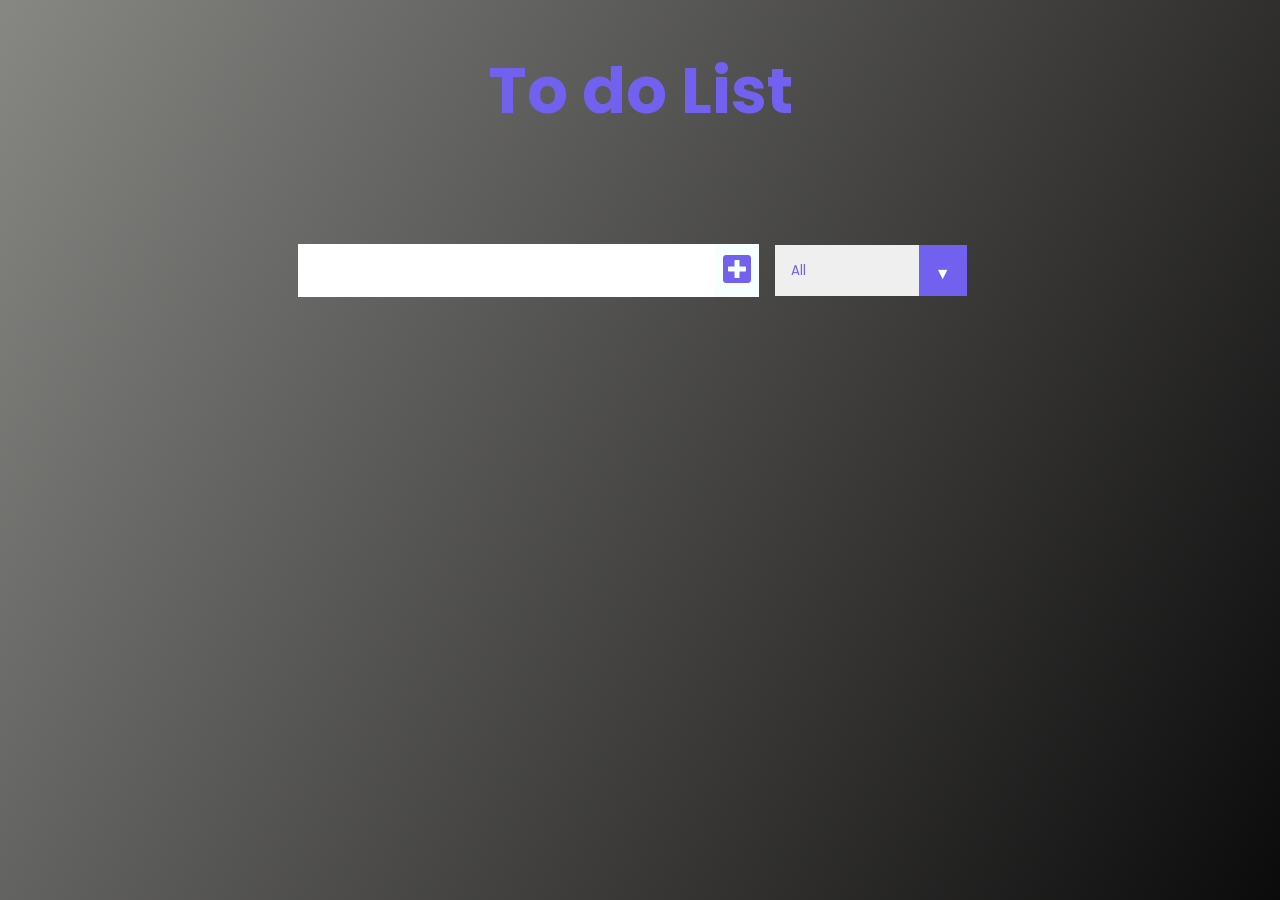
<file: index.html>
<!DOCTYPE html>
<html lang="en">
  <head>
    <meta charset="UTF-8" />
    <meta name="viewport" content="width=device-width, initial-scale=1.0" />
    <title>To do List</title>
    <link
      href="https://fonts.googleapis.com/css?family=Poppins&display=swap"
      rel="stylesheet"
    />
    <link
      rel="stylesheet"
      href="https://cdnjs.cloudflare.com/ajax/libs/font-awesome/5.12.1/css/all.min.css"
      integrity="sha256-mmgLkCYLUQbXn0B1SRqzHar6dCnv9oZFPEC1g1cwlkk="
      crossorigin="anonymous"
    />
    <link rel="stylesheet" href="./style.css" />
  </head>
  <body>
    <header>
      <h1>To do List</h1>
    </header>
    <form>
      <input type="text" class="todo-input" />
      <button class="todo-button" type="submit">
        <i class="fas fa-plus-square"></i>
      </button>
      <div class="select">
        <select name="todos" class="filter-todo">
          <option value="all">All</option>
          <option value="completed">Completed</option>
          <option value="uncompleted">Uncompleted</option>
        </select>
      </div>
    </form>
    <div class="todo-container">
      <ul class="todo-list"></ul>
    </div>

    <script src="./app.js"></script>
  </body>
</html>
</file>
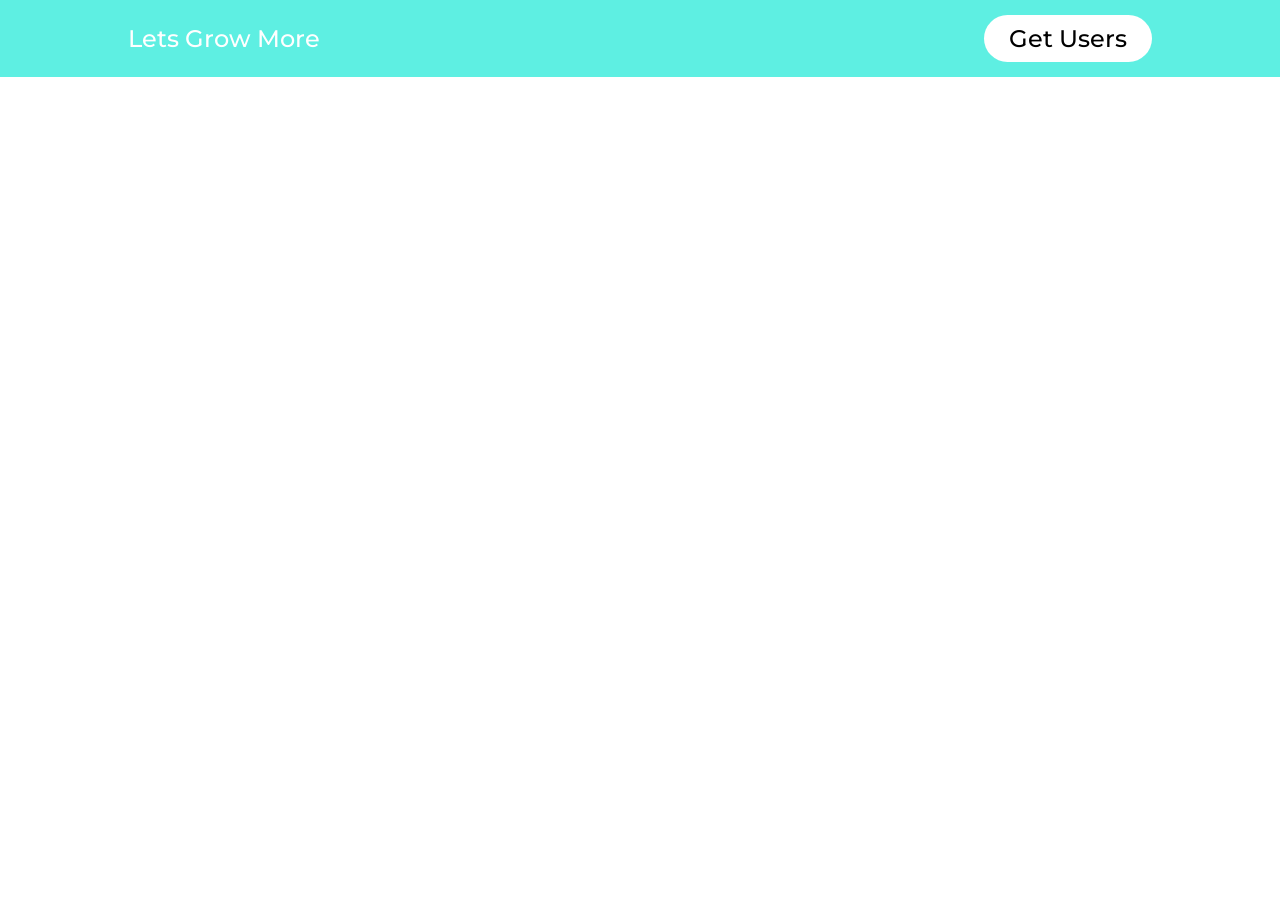
<file: get users/index.html>
<!DOCTYPE html>

<head>
    <meta charset="utf-8">
    <meta http-equiv="X-UA-Compatible" content="IE=edge">
    <title>Create React App</title>
    <meta name="description" content="">
    <meta name="viewport" content="width=device-width, initial-scale=1">
    <link rel="stylesheet" href="style.css">
    <link href="https://fonts.googleapis.com/css?family=Montserrat:500&display=swap" rel="stylesheet">
    <link rel="stylesheet" href="https://cdnjs.cloudflare.com/ajax/libs/font-awesome/5.12.1/css/all.min.css">
</head>

<body>
    <header>
        <div class="logo-text">
            <a href="#">Lets Grow More &nbsp;&nbsp;&nbsp;</a>
        </div>
        <button class="cta" id="nav-btn" href="#">Get Users</button>
    </header>
    <center>
        <section class="cards" id="cards">
        </section>
    </center>
    <script src="main.js"></script>
</body>

</html>
</file>
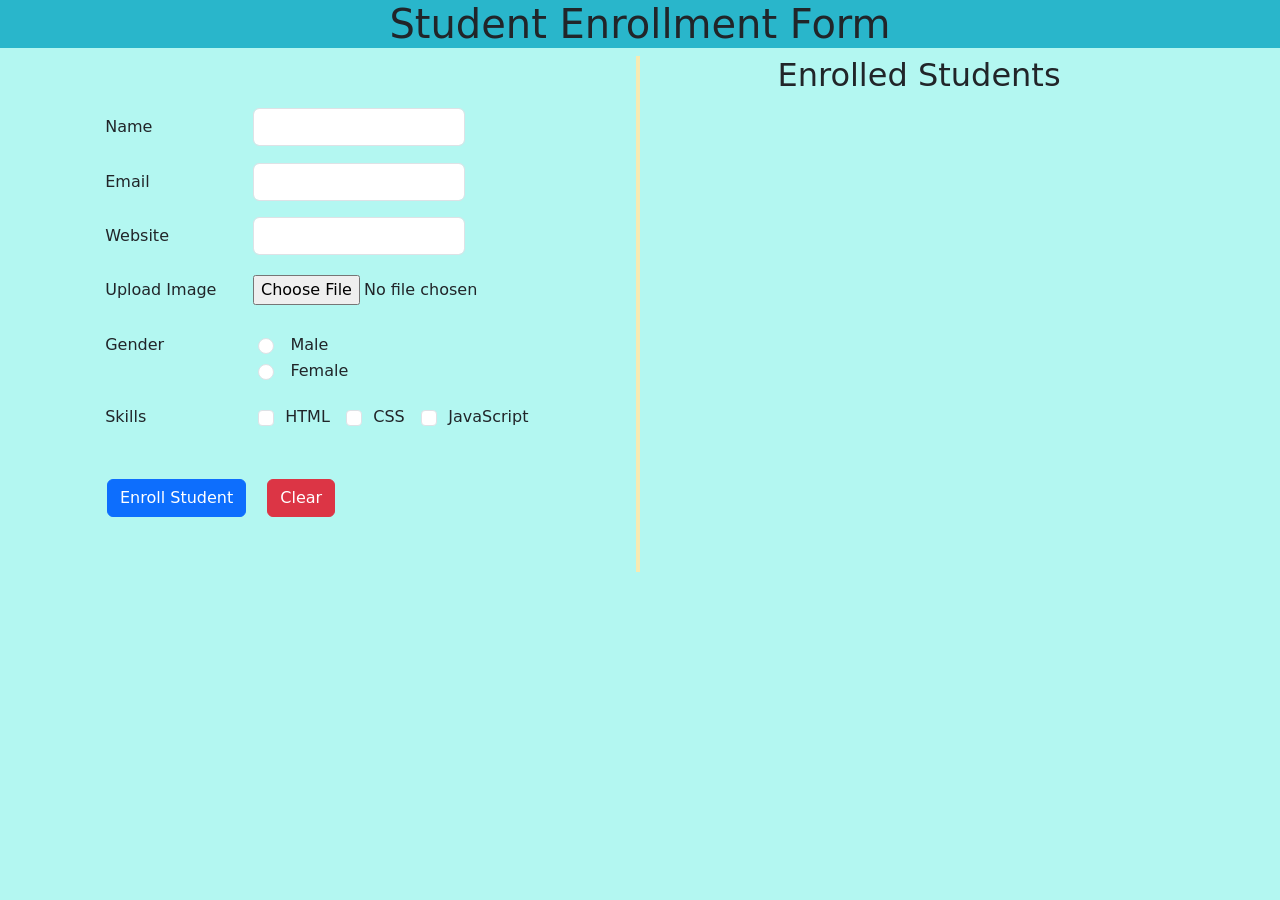
<file: registrationform/index.html>
<!DOCTYPE html>
<html lang="en">
<head>
    <meta charset="UTF-8">
    <meta http-equiv="X-UA-Compatible" content="IE=edge">
    <meta name="viewport" content="width=device-width, initial-scale=1.0">
    <title>Registration Form</title>
    <link rel="stylesheet" href="./style.css">
    <link href="https://cdn.jsdelivr.net/npm/bootstrap@5.1.3/dist/css/bootstrap.min.css" rel="stylesheet" integrity="sha384-1BmE4kWBq78iYhFldvKuhfTAU6auU8tT94WrHftjDbrCEXSU1oBoqyl2QvZ6jIW3" crossorigin="anonymous">
    
</head>
<body style="background-color:#b3f7f1">
    
    <h1>Student Enrollment Form</h1>

    <div class="container row">    
        <div class="form coloumn">
            <form id="myForm">
                <span class="text_field">
                    <label for="name" class="form-label">Name</label><input class="form-control" type="text" name="name" id="name" required/><br>
                    <label for="email" class="form-label">Email</label><input class="form-control" type="email" name="email" id="email" required/><br>
                    <label for="website" class="form-label">Website</label><input class="form-control" type="text" name="website" id="website" required/><br>
                </span>
                
                <label for="img" class="form-label">Upload Image</label><input class="form-control-file" type="file" name="img" id="img" required/><br>
                <label for="gender" class="form-label">Gender</label>
                    <span class="radio-container">
                        <div class="male">
                                <input class="form-check-input" type="radio" name="gender" id="Male" value="Male" required/>
                                <label class="form-check-label" for="Male">Male</label>
                        </div>
                        <div class="female">
                                <input class="form-check-input" type="radio" name="gender" id="Female" value="Female" required/>
                                <label class="form-check-label" for="Female">Female</label>
                        </div>
                    </span><br/>
                <label for="skills" class="form-label">Skills</label>
                    <span class="checkbox-container">
                        <input class="form-check-input" type="checkbox" name="skills" id="HTML" value="HTML"/><label class="form-check-label" for="HTML">HTML</label>
                        <input class="form-check-input" type="checkbox" name="skills" id="CSS" value="CSS"/><label for="CSS">CSS</label>
                        <input class="form-check-input" type="checkbox" name="skills" id="JavaScript" value="JavaScript"/><label for="JavaScript">JavaScript</label><br>
                    </span>
                    <br/>
                <span class="btn">
                    <input class="btn btn-primary" type="submit" value="Enroll Student" />
                    <input class="btn btn-danger" type="reset" value="Clear" />
                </span>
            </form>
        </div>

        <div class="Enrolled_Students coloumn" id="std_result">
                
                <h2>Enrolled Students</h2>

                <div class="result row" id="t_row">

                    <div class="data coloumn">
                        <p>Description</p>
                    </div>

                    <div class="image coloumn">
                        <p>Image</p>
                    </div>

                </div>

        </div>
        
    </div>
    
    <script type="text/javascript" src="main.js"></script>
</body>
</html>
</file>
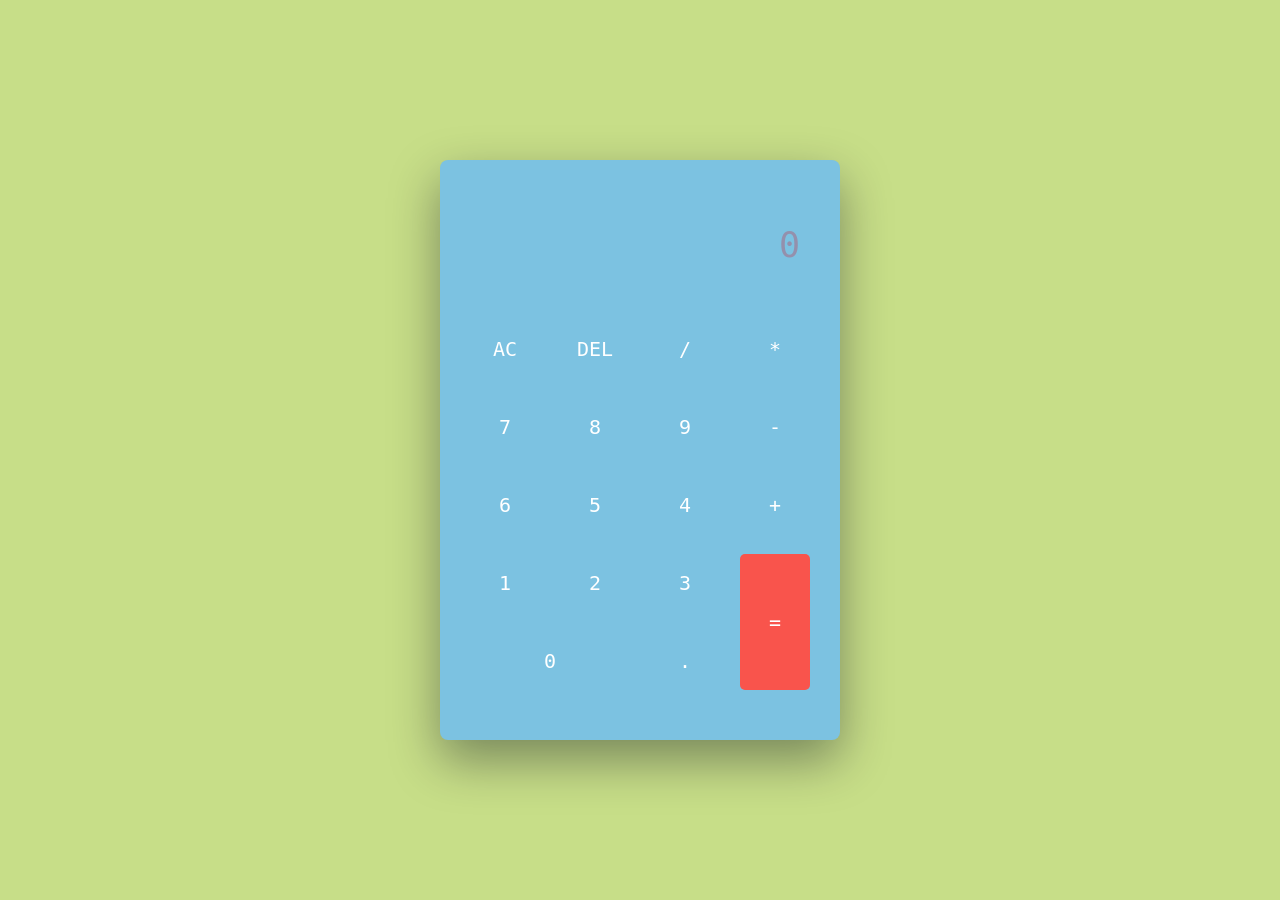
<file: calculator/calculator.html>
<!DOCTYPE html>
<html lang="en">

<head>
    <meta name="viewport" content="width=device-width, initial-scale=1.0" />
    <title>Calculator</title>
    <link rel="stylesheet" href="calculator.css" />
</head>

<body>
    <div class="calculator-task1">
        <div class="display">
            <input type="text" placeholder="0" id="input" disabled />
        </div>
        <div class="buttons">
            <input type="button" value="AC" id="clear" />
            <input type="button" value="DEL" id="erase" />
            <input type="button" value="/" class="input-button" />
            <input type="button" value="*" class="input-button" />
            <input type="button" value="7" class="input-button" />
            <input type="button" value="8" class="input-button" />
            <input type="button" value="9" class="input-button" />
            <input type="button" value="-" class="input-button" />
            <input type="button" value="6" class="input-button" />
            <input type="button" value="5" class="input-button" />
            <input type="button" value="4" class="input-button" />
            <input type="button" value="+" class="input-button" />
            <input type="button" value="1" class="input-button" />
            <input type="button" value="2" class="input-button" />
            <input type="button" value="3" class="input-button" />
            <input type="button" value="=" id="equal" />
            <input type="button" value="0" class="input-button" />
            <input type="button" value="." class="input-button" />
        </div>
    </div>
    <!-- Script -->
    <script src="calculator.js"></script>
</body>

</html>
</file>
<file: style.css>
* {
    margin: 0;
    padding: 0;
    box-sizing: border-box;
  }
  body {
    background-image: linear-gradient(120deg, #858582fb 0%, #0c0b0b 100%);
    color: white;
    font-family: "Poppins", sans-serif;
    min-height: 100vh;
  }
  header {
    font-size: 2rem;
    color:#7260ef;
    font-style: sans-serif;
  }
  
  header,
  form {
    min-height: 20vh;
    display: flex;
    justify-content: center;
    align-items: center;
  }
  form input,
  form button {
    padding: 0.5rem;
    font-size: 2rem;
    border: none;
    background: white;
  }
  form button {
    color: #7260ef;
    background: #f7fffe;
    cursor: pointer;
    transition: all 0.3s ease;
  }
  form button:hover {
    background: #7260ef;
    color: white;
  }
  .todo-container {
    display: flex;
    justify-content: center;
    align-items: center;
  }
  
  .todo-list {
    min-width: 30%;
    list-style: none;
  }
  
  .todo {
    margin: 0.5rem;
    background: white;
    font-size: 1.5rem;
    color: black;
    display: flex;
    justify-content: space-between;
    align-items: center;
    transition: all 1s ease;
  }
  .filter-todo {
    padding: 1rem;
  }
  .todo li {
    flex: 1;
  }
  
  .trash-btn,
  .complete-btn {
    background: #7260ef;
    color: white;
    border: none;
    padding: 1rem;
    cursor: pointer;
    font-size: 1rem;
  }
  .complete-btn {
    background: rgb(11, 212, 162);
  }
  .todo-item {
    padding: 0rem 0.5rem;
  }
  
  .fa-trash,
  .fa-check {
    pointer-events: none;
  }
  
  .fall {
    transform: translateY(10rem) rotateZ(20deg);
    opacity: 0;
  }
  
  .completed {
    text-decoration: line-through;
    opacity: 0.5;
  }
  
  /*CUSTOM SELECTOR */
  select {
    -webkit-appearance: none;
    -moz-appearance: none;
    -ms-appearance: none;
    appearance: none;
    outline: 0;
    box-shadow: none;
    border: 0 !important;
    background-image: none;
  }
  
  /* Custom Select */
  .select {
    margin: 1rem;
    position: relative;
    overflow: hidden;
  }
  select {
    color: #7260ef;
    font-family: "Poppins", sans-serif;
    cursor: pointer;
    width: 12rem;
  }
  /* Arrow */
  .select::after {
    content: "\25BC";
    position: absolute;
    top: 0;
    right: 0;
    padding: 1rem;
    background: #7260ef;
    cursor: pointer;
    pointer-events: none;
  }
  /* Transition */
  /*
  .select:hover::after {
    transform: scale(1.5);
  }
  */
</file>
<file: get users/style.css>
* {
    box-sizing: border-box;
    margin: 0;
    padding: 0;
  }
  
  h1 {
    font-size: 30px;
    margin-top: 15px;
  }
  
  header {
    display: flex;
    justify-content: space-between;
    align-items: center;
    padding: 15px 10%;
    background-color: #5eefe2;
  }
  
  .logo-text a,
  .cta {
    font-family: "Montserrat", sans-serif;
    font-size: 1.5em;
    font-weight: 500;
    color: white;
    text-decoration: none;
  }
  
  .cta {
    padding: 9px 25px;
    background-color: white;
    border: none;
    border-radius: 50px;
    cursor: pointer;
    transition: background-color 0.3s ease 0s;
    color:black
  }
  
  .cta:hover {
    background-color: #f8b3e8;
  }
  
  .cards {
    display: table;
  }
  
  .card {
    font-family: "Candara", sans-serif;
    width: 340px;
    overflow: hidden;
    background: #b96cde;
    box-shadow: 0px 10px 15px 0px rgba(0, 0, 0, 0.8);
    display: inline-block;
    flex-direction: column;
    border-radius: 4rem;
    margin: 2rem;
  }
  
  .card-image img {
    width: 100%;
    height: 100px;
    border-top-left-radius: 10px;
    border-top-right-radius: 10px;
    object-fit: cover;
  }
  
  .profile-image img {
    z-index: 1;
    width: 120px;
    height: 120px;
    position: relative;
    margin-top: -85px;
    display: block;
    margin-left: auto;
    margin-right: auto;
    border-radius: 100px;
    transition-duration: 0.4s;
    transition-property: transform;
  }
  
  .profile-image img:hover {
    transform: scale(1.1);
  }
  
  .card-content h3,
  .card-content h2 {
    font-size: 25px;
    text-align: center;
    margin-bottom: 11px;
  }
</file>
<file: registrationform/style.css>
h1{
    background-color: #29b6cb;
    text-align: center;
    color: white;
}

body .container{
    margin: auto;
}

.row{
    display: flex;
}

.coloumn{
    flex: 50%;

}

.form{
    padding: 3em;
    text-align: left;
    border-right: 0.3rem solid #f7eab3;
}

.text_field input{
    display: inline-flex;
    width: 40%;
}


label{
    display: inline-flex;
    margin: auto;
    width: 30%;
    padding: 0.7em;
}

.radio-container{
    display: inline-flex;
    flex-direction: column;
}

.female{
    margin-top: -20%;
}

.radio-container input{
    margin-top: 1em;
}

.checkbox-container input{
    margin-top: 1em;
}

.checkbox-container label{
    width: auto;
}


.btn .btn-danger{
    margin-left: 1em;
}

.Enrolled_Students{
    text-align: center;
}

.result.row{
    width: 90%;
    display: none;
}

.result .data.coloumn{
    border: 1px solid grey;
    text-align: left;
    align-items: center;
    align-content: center;
    background-color: rgb(28, 173, 28);
    color: white;
    font-weight: bold;
    width: 70%;
    height: 2em;
    flex: inherit;
} 

.result .image.coloumn{
    border: 1px solid grey;
    text-align: left;
    align-items: center;
    align-content: center;
    background-color: rgb(28, 173, 28);
    color: white;
    font-weight: bold;
    width: 30%;
    flex: inherit;
    height: 2em;
}

.result p{
    margin: auto;
}

.enroll.row{
    display: inline-flex;
    width: 90%;
}

.enroll .e_data.coloumn{
    border: 1px solid grey;
    text-align: left;
    align-items: center;
    align-content: center;
    color: black;
    width: 70%;
    height: 9em;
    flex: inherit;
} 

.enroll .e_image.coloumn{
    border: 1px solid grey;
    color: white;
    width: 30%;
    flex: inherit;
    height: 9em;
}

.enroll p{
    margin: auto;
}

img{
    width: 100%;
    height: 100%;
}
</file>
<file: calculator/calculator.css>
@import url('https://fonts.googleapis.com/css2?family=Bree+Serif&family=Caveat:wght@400;700&family=Lobster&family=Monoton&family=Open+Sans:ital,wght@0,400;0,700;1,400;1,700&family=Playfair+Display+SC:ital,wght@0,400;0,700;1,700&family=Playfair+Display:ital,wght@0,400;0,700;1,700&family=Roboto:ital,wght@0,400;0,700;1,400;1,700&family=Source+Sans+Pro:ital,wght@0,400;0,700;1,700&family=Work+Sans:ital,wght@0,400;0,700;1,700&display=swap');

* {
    padding: 0;
    margin: 0;
    box-sizing: border-box;
    font-family: "Roboto Mono", monospace;
}


.calculator-task1 {
    width: 400px;
    background-color: #7cc2e1;
    padding: 50px 30px;
    position: absolute;
    transform: translate(-50%, -50%);
    top: 50%;
    left: 50%;
    border-radius: 8px;
    box-shadow: 0 20px 50px rgba(0, 5, 24, 0.4);
}

body {
    height: 100vh;
    background: linear-gradient(to bottom, #c7de88 50%, #c7de88 50%);
}

.display {
    width: 100%;
}

.display input {
    width: 100%;
    padding: 15px 10px;
    text-align: right;
    border: none;
    background-color: transparent;
    color: #ffffff;
    font-size: 35px;
}

.display input::placeholder {
    color: #9490ac;
}

.buttons {
    display: grid;
    grid-template-columns: repeat(4, 1fr);
    grid-gap: 20px;
    margin-top: 40px;
}

.buttons input[type="button"] {
    font-size: 20px;
    padding: 17px;
    border: none;
    background-color: transparent;
    color: #ffffff;
    cursor: pointer;
    border-radius: 5px;
}

.buttons input[type="button"]:hover {
    box-shadow: 0 8px 25px #000d2e;
}

input[type="button"]#equal {
    grid-row: span 2;
    background-color: #f9544c;
}

input[type="button"][value="0"] {
    grid-column: span 2;
}
</file>
